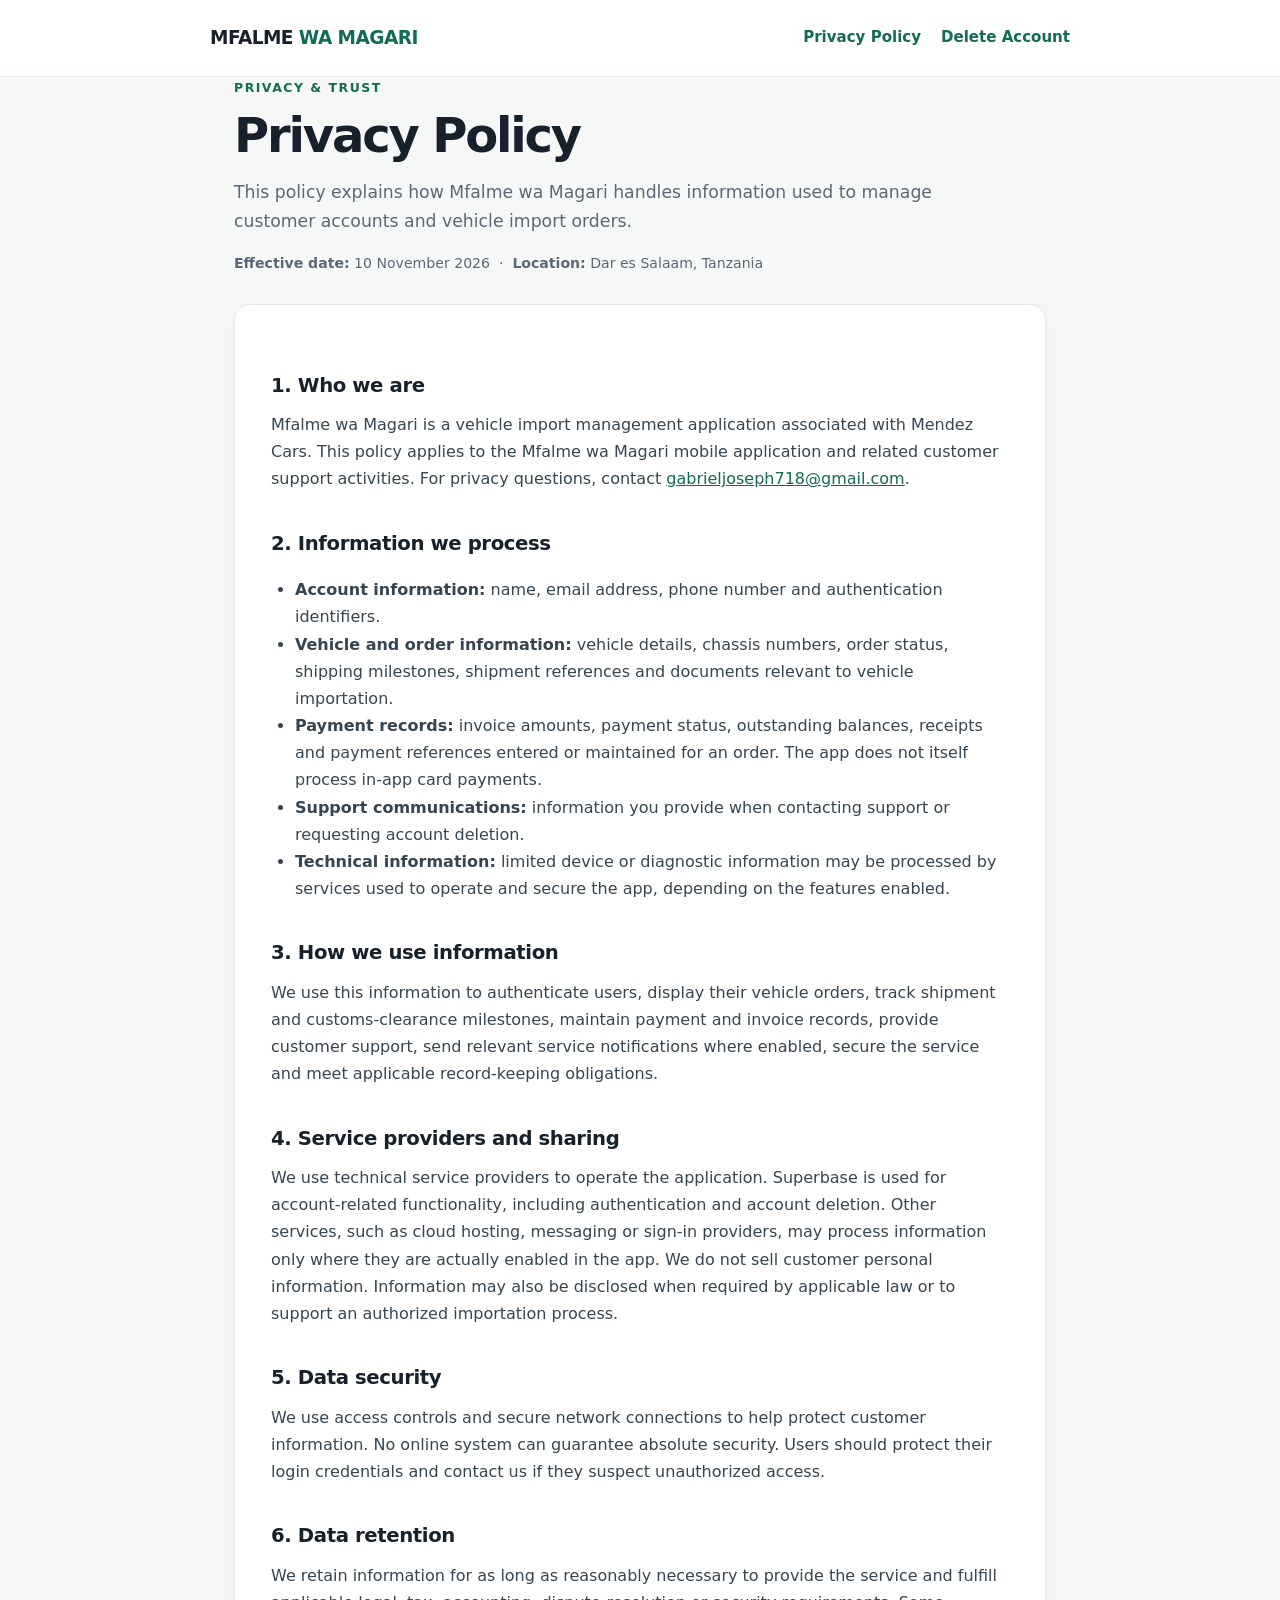
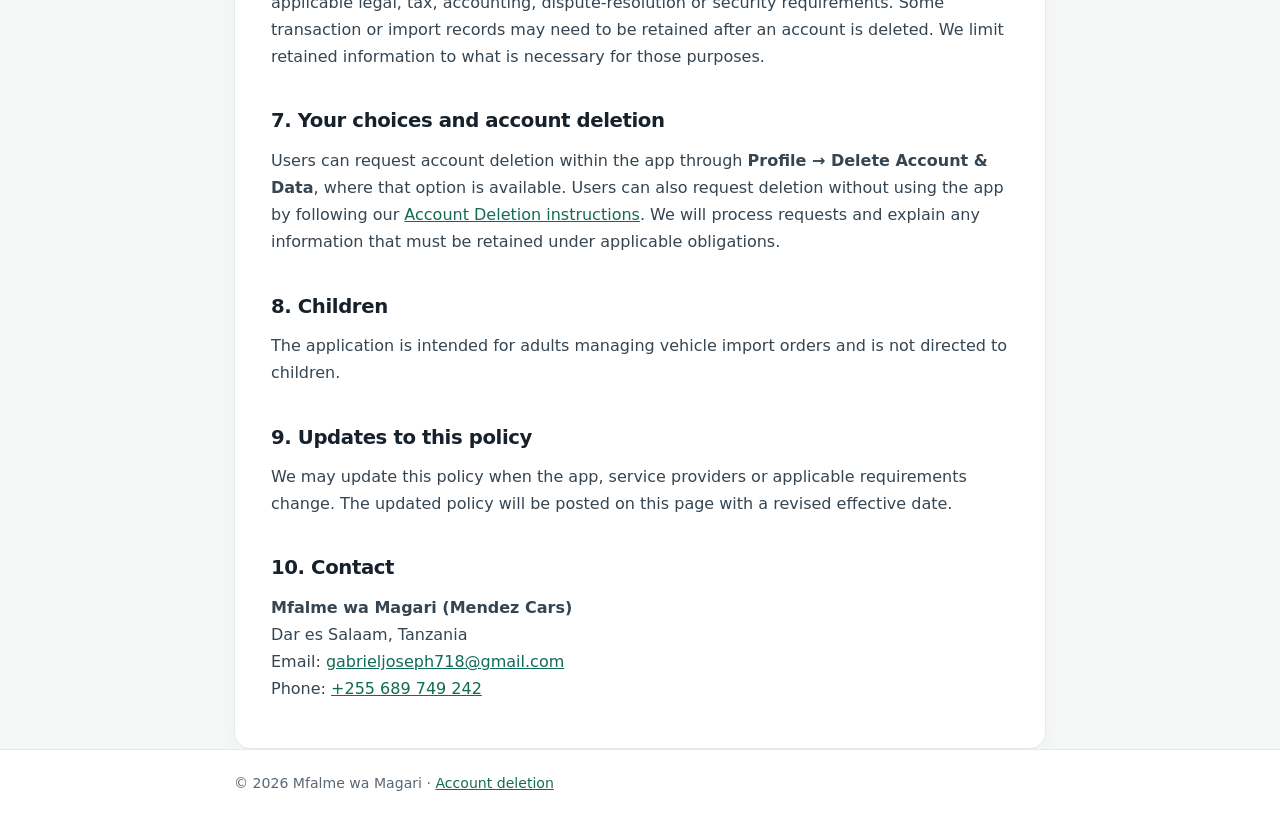
<file: index.html>
<!doctype html>
<html lang="en"><head><meta charset="utf-8"><meta name="viewport" content="width=device-width, initial-scale=1"><meta name="description" content="Privacy Policy for the Mfalme wa Magari vehicle import tracking application."><title>Privacy Policy | Mfalme wa Magari</title><link rel="stylesheet" href="styles.css"></head>
<body><header><div class="wrap top"><div class="brand">MFALME <span>WA MAGARI</span></div><nav aria-label="Main navigation"><a href="index.html" aria-current="page">Privacy Policy</a><a href="delete-account.html">Delete Account</a></nav></div></header>
<main class="wrap"><div class="eyebrow">Privacy &amp; trust</div><h1>Privacy Policy</h1><p class="intro">This policy explains how Mfalme wa Magari handles information used to manage customer accounts and vehicle import orders.</p><p class="meta"><strong>Effective date:</strong> 10 November 2026 &nbsp;·&nbsp; <strong>Location:</strong> Dar es Salaam, Tanzania</p>
<article class="panel">
<h2>1. Who we are</h2><p>Mfalme wa Magari is a vehicle import management application associated with Mendez Cars. This policy applies to the Mfalme wa Magari mobile application and related customer support activities. For privacy questions, contact <a href="mailto:gabrieljoseph718@gmail.com">gabrieljoseph718@gmail.com</a>.</p>
<h2>2. Information we process</h2><ul><li><strong>Account information:</strong> name, email address, phone number and authentication identifiers.</li><li><strong>Vehicle and order information:</strong> vehicle details, chassis numbers, order status, shipping milestones, shipment references and documents relevant to vehicle importation.</li><li><strong>Payment records:</strong> invoice amounts, payment status, outstanding balances, receipts and payment references entered or maintained for an order. The app does not itself process in-app card payments.</li><li><strong>Support communications:</strong> information you provide when contacting support or requesting account deletion.</li><li><strong>Technical information:</strong> limited device or diagnostic information may be processed by services used to operate and secure the app, depending on the features enabled.</li></ul>
<h2>3. How we use information</h2><p>We use this information to authenticate users, display their vehicle orders, track shipment and customs-clearance milestones, maintain payment and invoice records, provide customer support, send relevant service notifications where enabled, secure the service and meet applicable record-keeping obligations.</p>
<h2>4. Service providers and sharing</h2><p>We use technical service providers to operate the application. Superbase is used for account-related functionality, including authentication and account deletion. Other services, such as cloud hosting, messaging or sign-in providers, may process information only where they are actually enabled in the app. We do not sell customer personal information. Information may also be disclosed when required by applicable law or to support an authorized importation process.</p>
<h2>5. Data security</h2><p>We use access controls and secure network connections to help protect customer information. No online system can guarantee absolute security. Users should protect their login credentials and contact us if they suspect unauthorized access.</p>
<h2>6. Data retention</h2><p>We retain information for as long as reasonably necessary to provide the service and fulfill applicable legal, tax, accounting, dispute-resolution or security requirements. Some transaction or import records may need to be retained after an account is deleted. We limit retained information to what is necessary for those purposes.</p>
<h2>7. Your choices and account deletion</h2><p>Users can request account deletion within the app through <strong>Profile → Delete Account &amp; Data</strong>, where that option is available. Users can also request deletion without using the app by following our <a href="delete-account.html">Account Deletion instructions</a>. We will process requests and explain any information that must be retained under applicable obligations.</p>
<h2>8. Children</h2><p>The application is intended for adults managing vehicle import orders and is not directed to children.</p>
<h2>9. Updates to this policy</h2><p>We may update this policy when the app, service providers or applicable requirements change. The updated policy will be posted on this page with a revised effective date.</p>
<h2>10. Contact</h2><p><strong>Mfalme wa Magari (Mendez Cars)</strong><br>Dar es Salaam, Tanzania<br>Email: <a href="mailto:gabrieljoseph718@gmail.com">gabrieljoseph718@gmail.com</a><br>Phone: <a href="tel:+255689749242">+255 689 749 242</a></p>
</article></main><footer><div class="wrap">© 2026 Mfalme wa Magari · <a href="delete-account.html">Account deletion</a></div></footer></body></html>
</file>
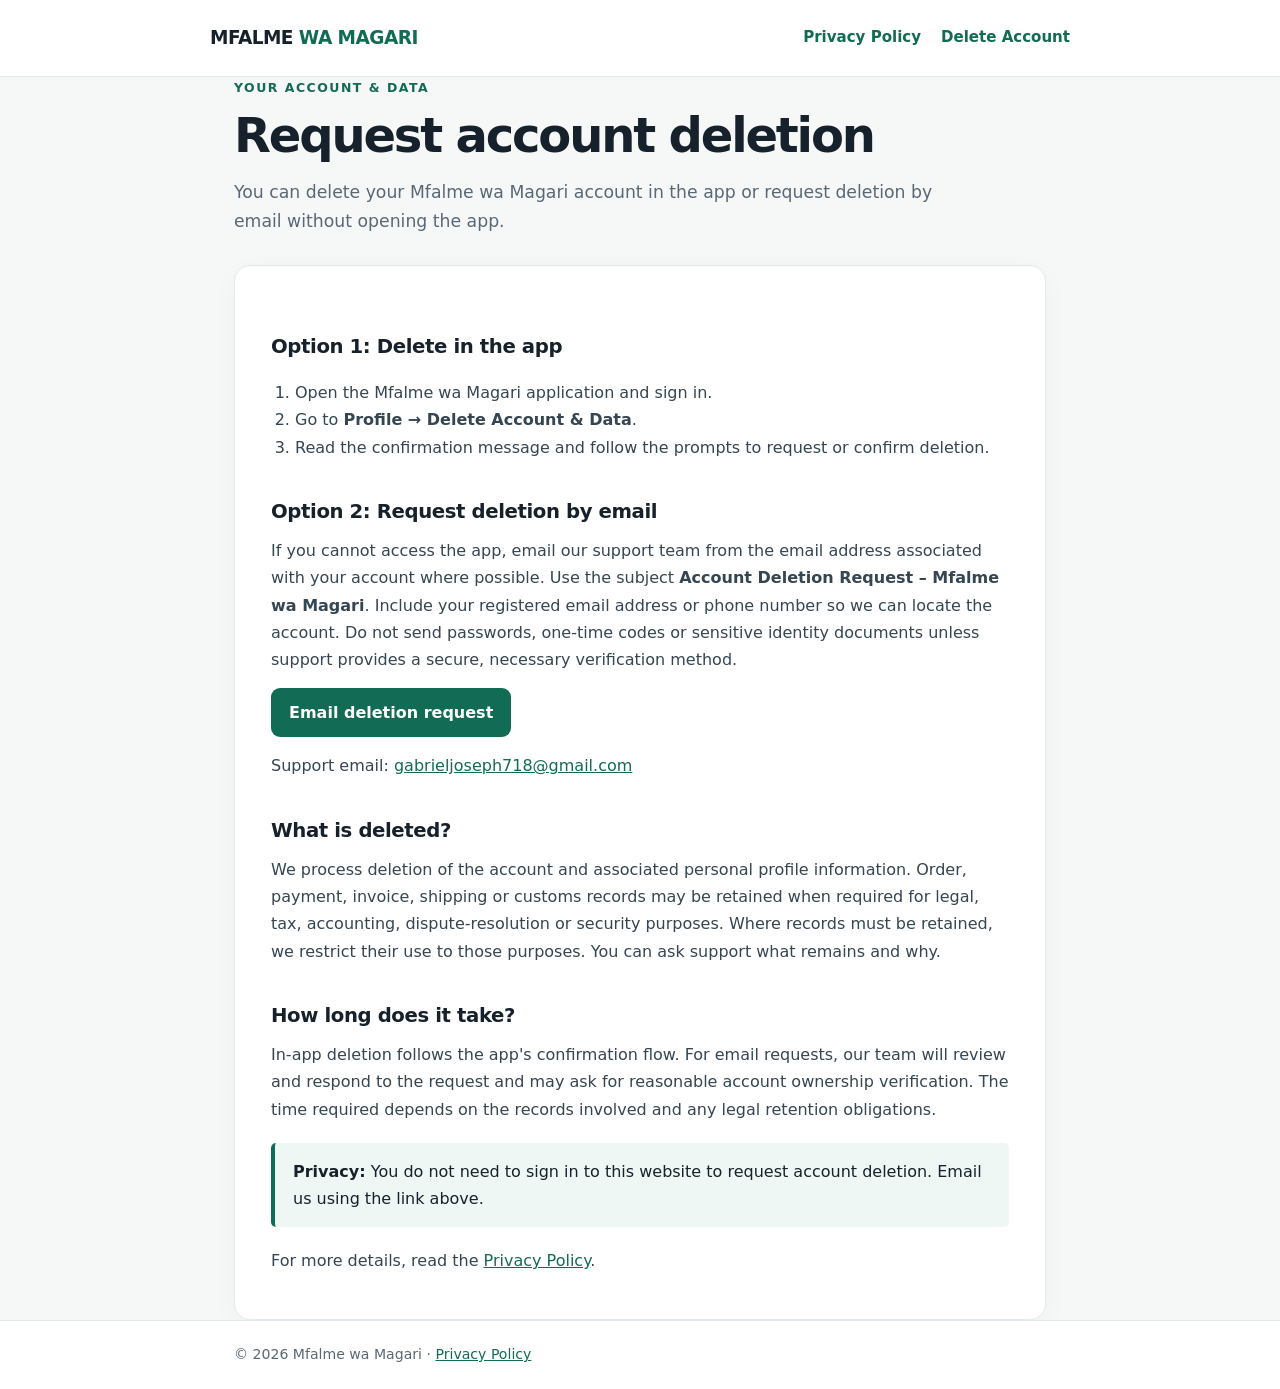
<file: delete-account.html>
<!doctype html>
<html lang="en"><head><meta charset="utf-8"><meta name="viewport" content="width=device-width, initial-scale=1"><meta name="description" content="How to request deletion of your Mfalme wa Magari account and related data."><title>Delete Account | Mfalme wa Magari</title><link rel="stylesheet" href="styles.css"></head>
<body><header><div class="wrap top"><div class="brand">MFALME <span>WA MAGARI</span></div><nav aria-label="Main navigation"><a href="index.html">Privacy Policy</a><a href="delete-account.html" aria-current="page">Delete Account</a></nav></div></header>
<main class="wrap"><div class="eyebrow">Your account &amp; data</div><h1>Request account deletion</h1><p class="intro">You can delete your Mfalme wa Magari account in the app or request deletion by email without opening the app.</p>
<article class="panel"><h2>Option 1: Delete in the app</h2><ol><li>Open the Mfalme wa Magari application and sign in.</li><li>Go to <strong>Profile → Delete Account &amp; Data</strong>.</li><li>Read the confirmation message and follow the prompts to request or confirm deletion.</li></ol>
<h2>Option 2: Request deletion by email</h2><p>If you cannot access the app, email our support team from the email address associated with your account where possible. Use the subject <strong>Account Deletion Request – Mfalme wa Magari</strong>. Include your registered email address or phone number so we can locate the account. Do not send passwords, one-time codes or sensitive identity documents unless support provides a secure, necessary verification method.</p><p><a class="button" href="mailto:gabrieljoseph718@gmail.com?subject=Account%20Deletion%20Request%20-%20Mfalme%20wa%20Magari">Email deletion request</a></p><p>Support email: <a href="mailto:gabrieljoseph718@gmail.com">gabrieljoseph718@gmail.com</a></p>
<h2>What is deleted?</h2><p>We process deletion of the account and associated personal profile information. Order, payment, invoice, shipping or customs records may be retained when required for legal, tax, accounting, dispute-resolution or security purposes. Where records must be retained, we restrict their use to those purposes. You can ask support what remains and why.</p>
<h2>How long does it take?</h2><p>In-app deletion follows the app's confirmation flow. For email requests, our team will review and respond to the request and may ask for reasonable account ownership verification. The time required depends on the records involved and any legal retention obligations.</p>
<div class="notice"><strong>Privacy:</strong> You do not need to sign in to this website to request account deletion. Email us using the link above.</div><p>For more details, read the <a href="index.html">Privacy Policy</a>.</p></article></main><footer><div class="wrap">© 2026 Mfalme wa Magari · <a href="index.html">Privacy Policy</a></div></footer></body></html>
</file>
<file: styles.css>
:root{color-scheme:light;--ink:#17212b;--muted:#5a6875;--line:#e4e9ed;--accent:#126b55;--bg:#f6f8f8}*{box-sizing:border-box}body{margin:0;font-family:system-ui,-apple-system,Segoe UI,Roboto,Arial,sans-serif;color:var(--ink);background:var(--bg);line-height:1.7}header{background:#fff;border-bottom:1px solid var(--line)}.wrap{max-width:860px;margin:auto;padding:0 24px}.top{display:flex;align-items:center;justify-content:space-between;gap:18px;padding:22px 0;flex-wrap:wrap}.brand{font-weight:800;letter-spacing:-.03em;font-size:1.16rem}.brand span{color:var(--accent)}nav{display:flex;gap:20px;flex-wrap:wrap}a{color:var(--accent)}nav a{text-decoration:none;font-weight:600;font-size:.94rem}nav a:hover{text-decoration:underline}main{padding:54px 0 72px}.eyebrow{color:var(--accent);font-size:.78rem;letter-spacing:.12em;font-weight:800;text-transform:uppercase}h1{font-size:clamp(2rem,5vw,3rem);letter-spacing:-.045em;line-height:1.15;margin:10px 0 15px}h2{font-size:1.23rem;letter-spacing:-.02em;margin:34px 0 8px}p,li{color:#354552}p{margin:9px 0 15px}ul,ol{padding-left:24px}.intro{font-size:1.08rem;color:var(--muted);max-width:730px}.panel{background:#fff;border:1px solid var(--line);border-radius:16px;padding:30px 36px;box-shadow:0 6px 26px rgba(16,38,48,.035);margin-top:28px}.meta{font-size:.88rem;color:var(--muted)}.notice{background:#eef7f3;border-left:4px solid var(--accent);padding:15px 18px;border-radius:5px;margin:20px 0}.button{display:inline-block;background:var(--accent);color:white;padding:11px 18px;border-radius:9px;text-decoration:none;font-weight:650}.button:hover{background:#0b503f}footer{border-top:1px solid var(--line);background:#fff;padding:22px 0;color:var(--muted);font-size:.88rem}@media(max-width:600px){.panel{padding:22px 19px}main{padding-top:36px}}
</file>
